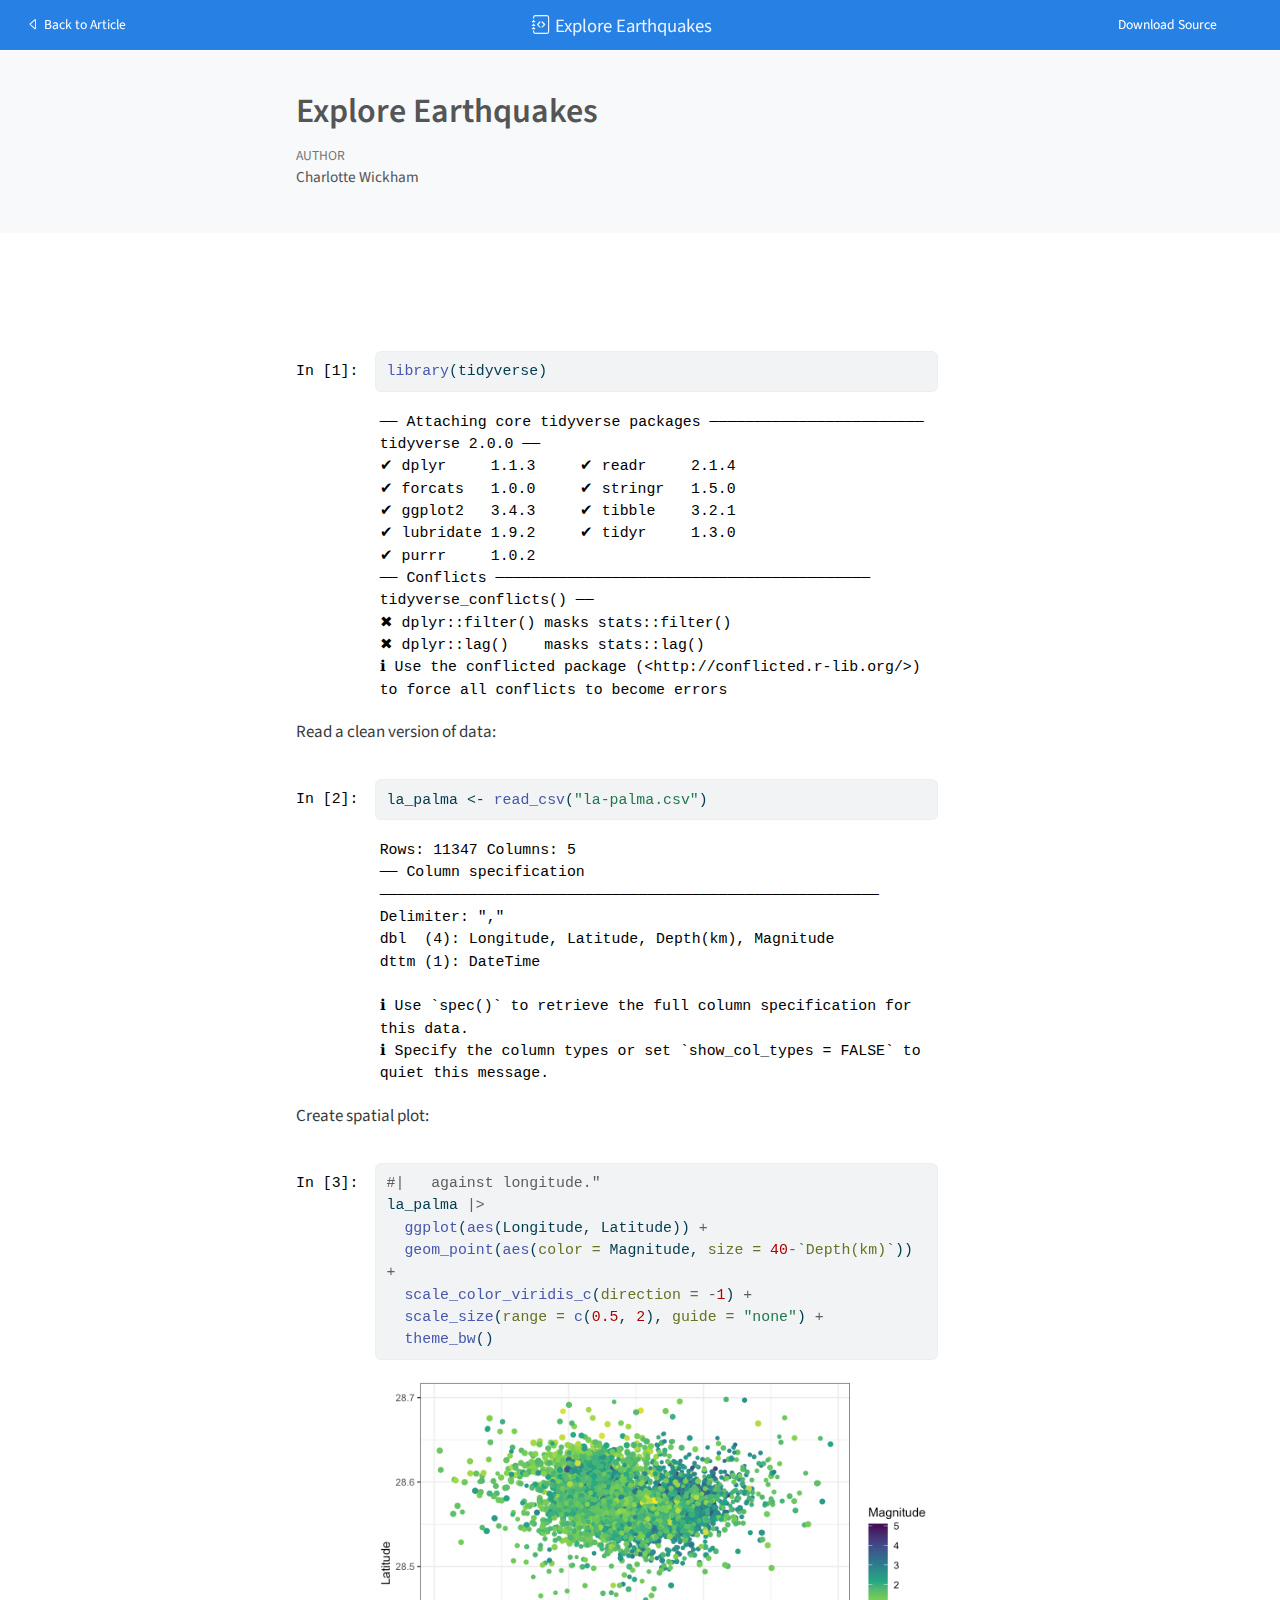
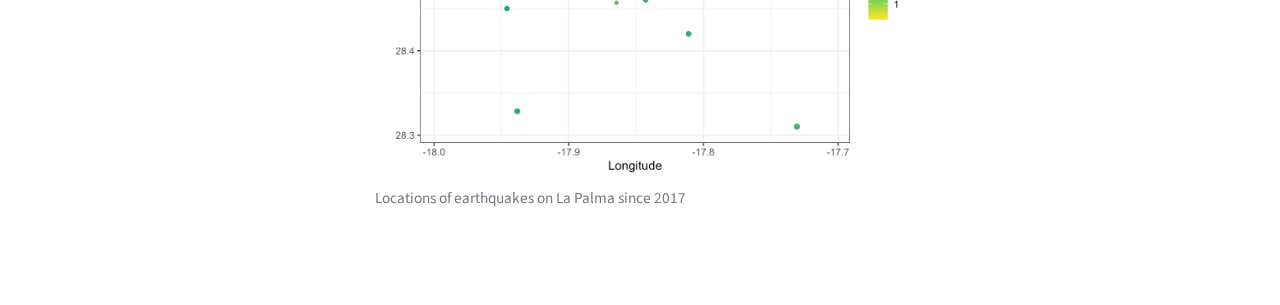
<file: notebooks/explore-earthquakes-preview.html>
<!DOCTYPE html>
<html xmlns="http://www.w3.org/1999/xhtml" lang="en" xml:lang="en"><head>
    <meta charset="utf-8">
    <meta name="generator" content="quarto-1.4.521">

    <meta name="viewport" content="width=device-width, initial-scale=1.0, user-scalable=yes">

    <meta name="author" content="Charlotte Wickham">

    <title>Explore Earthquakes</title>
    <style>
      code{white-space: pre-wrap;}
      span.smallcaps{font-variant: small-caps;}
      div.columns{display: flex; gap: min(4vw, 1.5em);}
      div.column{flex: auto; overflow-x: auto;}
      div.hanging-indent{margin-left: 1.5em; text-indent: -1.5em;}
      ul.task-list{list-style: none;}
      ul.task-list li input[type="checkbox"] {
        width: 0.8em;
        margin: 0 0.8em 0.2em -1em; /* quarto-specific, see https://github.com/quarto-dev/quarto-cli/issues/4556 */ 
        vertical-align: middle;
      }
      /* CSS for syntax highlighting */
      pre > code.sourceCode { white-space: pre; position: relative; }
      pre > code.sourceCode > span { line-height: 1.25; }
      pre > code.sourceCode > span:empty { height: 1.2em; }
      .sourceCode { overflow: visible; }
      code.sourceCode > span { color: inherit; text-decoration: inherit; }
      div.sourceCode { margin: 1em 0; }
      pre.sourceCode { margin: 0; }
      @media screen {
      div.sourceCode { overflow: auto; }
      }
      @media print {
      pre > code.sourceCode { white-space: pre-wrap; }
      pre > code.sourceCode > span { text-indent: -5em; padding-left: 5em; }
      }
      pre.numberSource code
        { counter-reset: source-line 0; }
      pre.numberSource code > span
        { position: relative; left: -4em; counter-increment: source-line; }
      pre.numberSource code > span > a:first-child::before
        { content: counter(source-line);
          position: relative; left: -1em; text-align: right; vertical-align: baseline;
          border: none; display: inline-block;
          -webkit-touch-callout: none; -webkit-user-select: none;
          -khtml-user-select: none; -moz-user-select: none;
          -ms-user-select: none; user-select: none;
          padding: 0 4px; width: 4em;
        }
      pre.numberSource { margin-left: 3em;  padding-left: 4px; }
      div.sourceCode
        {   }
      @media screen {
      pre > code.sourceCode > span > a:first-child::before { text-decoration: underline; }
      }
    </style>

    <style>
      body.hypothesis-enabled #quarto-embed-header {
        padding-right: 36px;
      }

      #quarto-embed-header {
        height: 3em;
        width: 100%;
        display: flex;
        justify-content: space-between;
        align-items: center;
        border-bottom: solid 1px;
      }

      #quarto-embed-header h6 {
        font-size: 1.1em;
        padding-top: 0.6em;
        margin-left: 1em;
        margin-right: 1em;
        font-weight: 400;
      }

      #quarto-embed-header a.quarto-back-link,
      #quarto-embed-header a.quarto-download-embed {
        font-size: 0.8em;
        margin-top: 1em;
        margin-bottom: 1em;
        margin-left: 1em;
        margin-right: 1em;
      }

      .quarto-back-container {
        padding-left: 0.5em;
        display: flex;
      }

      .headroom {
          will-change: transform;
          transition: transform 200ms linear;
      }

      .headroom--pinned {
          transform: translateY(0%);
      }

      .headroom--unpinned {
          transform: translateY(-100%);
      }      
    </style>

    <script>
    window.document.addEventListener("DOMContentLoaded", function () {

      var header = window.document.querySelector("#quarto-embed-header");
      const titleBannerEl = window.document.querySelector("body > #title-block-header");
      if (titleBannerEl) {
        titleBannerEl.style.paddingTop = header.clientHeight + "px";
      }
      const contentEl = window.document.getElementById('quarto-content');
      for (const child of contentEl.children) {
        child.style.paddingTop = header.clientHeight + "px";
        child.style.marginTop = "1em";
      }

      // Use the article root if the `back` call doesn't work. This isn't perfect
      // but should typically work
      window.quartoBackToArticle = () => {
        var currentUrl = window.location.href;
        window.history.back();
        setTimeout(() => {
            // if location was not changed in 100 ms, then there is no history back
            if(currentUrl === window.location.href){              
                // redirect to site root
                window.location.href = "../index.html";
            }
        }, 100);
      }

      const headroom = new window.Headroom(header, {
        tolerance: 5,
        onPin: function () {
        },
        onUnpin: function () {
        },
      });
      headroom.init();
    });
    </script>

    
<script src="../site_libs/manuscript-notebook/headroom.min.js"></script>
<script src="../site_libs/clipboard/clipboard.min.js"></script>
<script src="../site_libs/quarto-html/quarto.js"></script>
<script src="../site_libs/quarto-html/popper.min.js"></script>
<script src="../site_libs/quarto-html/tippy.umd.min.js"></script>
<script src="../site_libs/quarto-html/anchor.min.js"></script>
<link href="../site_libs/quarto-html/tippy.css" rel="stylesheet">
<link href="../site_libs/quarto-html/quarto-syntax-highlighting.css" rel="stylesheet" id="quarto-text-highlighting-styles">
<script src="../site_libs/bootstrap/bootstrap.min.js"></script>
<link href="../site_libs/bootstrap/bootstrap-icons.css" rel="stylesheet">
<link href="../site_libs/bootstrap/bootstrap.min.css" rel="stylesheet" id="quarto-bootstrap" data-mode="light">
<script src="../site_libs/quarto-contrib/glightbox/glightbox.min.js"></script>
<link href="../site_libs/quarto-contrib/glightbox/glightbox.min.css" rel="stylesheet">
<link href="../site_libs/quarto-contrib/glightbox/lightbox.css" rel="stylesheet">
     <script async="" src="https://hypothes.is/embed.js"></script>
<script>
  window.document.addEventListener("DOMContentLoaded", function (_event) {
    document.body.classList.add('hypothesis-enabled');
  });
</script>  
      </head>

  <body class="quarto-notebook">
    <div id="quarto-embed-header" class="headroom fixed-top bg-primary">
      
      <a onclick="window.quartoBackToArticle(); return false;" class="btn btn-primary quarto-back-link" href=""><i class="bi bi-caret-left"></i> Back to Article</a>
      <h6><i class="bi bi-journal-code"></i> Explore Earthquakes</h6>

            <a href="../notebooks/explore-earthquakes.qmd" class="btn btn-primary quarto-download-embed" download="explore-earthquakes.qmd">Download Source</a>
          </div>

     <header id="title-block-header" class="quarto-title-block default toc-left page-columns page-full">
  <div class="quarto-title-banner page-columns page-full">
    <div class="quarto-title column-body">
      <h1 class="title">Explore Earthquakes</h1>
          </div>

    
    <div class="quarto-title-meta-container">
      <div class="quarto-title-meta-column-start">
        
        <div class="quarto-title-meta">

                <div>
            <div class="quarto-title-meta-heading">Author</div>
            <div class="quarto-title-meta-contents">
                        <p>Charlotte Wickham </p>
                      </div>
          </div>
                
          
                
              </div>
      </div>
      <div class="quarto-title-meta-column-end quarto-other-formats-target">
      </div>
    </div>



    <div class="quarto-other-links-text-target">
    </div>  </div>
</header><div id="quarto-content" class="page-columns page-rows-contents page-layout-article toc-left">
<div id="quarto-sidebar-toc-left" class="sidebar toc-left">
  
</div>
<div id="quarto-margin-sidebar" class="sidebar margin-sidebar">
</div>
<main class="content quarto-banner-title-block" id="quarto-document-content">      

     <div class="cell-container"><div class="cell-decorator"><pre>In [1]:</pre></div><div class="cell" data-warning.hidden="true" data-message.hidden="true">
<div class="sourceCode cell-code" id="cb1"><pre class="sourceCode r code-with-copy"><code class="sourceCode r"><span id="cb1-1"><a href="#cb1-1" aria-hidden="true" tabindex="-1"></a><span class="fu">library</span>(tidyverse)</span></code><button title="Copy to Clipboard" class="code-copy-button"><i class="bi"></i></button></pre></div>
<div class="cell-output cell-output-stderr">
<pre><code>── Attaching core tidyverse packages ──────────────────────── tidyverse 2.0.0 ──
✔ dplyr     1.1.3     ✔ readr     2.1.4
✔ forcats   1.0.0     ✔ stringr   1.5.0
✔ ggplot2   3.4.3     ✔ tibble    3.2.1
✔ lubridate 1.9.2     ✔ tidyr     1.3.0
✔ purrr     1.0.2     
── Conflicts ────────────────────────────────────────── tidyverse_conflicts() ──
✖ dplyr::filter() masks stats::filter()
✖ dplyr::lag()    masks stats::lag()
ℹ Use the conflicted package (&lt;http://conflicted.r-lib.org/&gt;) to force all conflicts to become errors</code></pre>
</div>
</div></div>
<p>Read a clean version of data:</p>
<div class="cell-container"><div class="cell-decorator"><pre>In [2]:</pre></div><div class="cell" data-warning.hidden="true" data-message.hidden="true">
<div class="sourceCode cell-code" id="cb3"><pre class="sourceCode r code-with-copy"><code class="sourceCode r"><span id="cb3-1"><a href="#cb3-1" aria-hidden="true" tabindex="-1"></a>la_palma <span class="ot">&lt;-</span> <span class="fu">read_csv</span>(<span class="st">"la-palma.csv"</span>)</span></code><button title="Copy to Clipboard" class="code-copy-button"><i class="bi"></i></button></pre></div>
<div class="cell-output cell-output-stderr">
<pre><code>Rows: 11347 Columns: 5
── Column specification ────────────────────────────────────────────────────────
Delimiter: ","
dbl  (4): Longitude, Latitude, Depth(km), Magnitude
dttm (1): DateTime

ℹ Use `spec()` to retrieve the full column specification for this data.
ℹ Specify the column types or set `show_col_types = FALSE` to quiet this message.</code></pre>
</div>
</div></div>
<p>Create spatial plot:</p>
<div class="cell-container"><div class="cell-decorator"><pre>In [3]:</pre></div><div id="cell-fig-spatial-plot" class="cell" data-warning.hidden="true" data-message.hidden="true">
<div class="sourceCode cell-code" id="cb5"><pre class="sourceCode r code-with-copy"><code class="sourceCode r"><span id="cb5-1"><a href="#cb5-1" aria-hidden="true" tabindex="-1"></a><span class="co">#|   against longitude."</span></span>
<span id="cb5-2"><a href="#cb5-2" aria-hidden="true" tabindex="-1"></a>la_palma <span class="sc">|&gt;</span> </span>
<span id="cb5-3"><a href="#cb5-3" aria-hidden="true" tabindex="-1"></a>  <span class="fu">ggplot</span>(<span class="fu">aes</span>(Longitude, Latitude)) <span class="sc">+</span></span>
<span id="cb5-4"><a href="#cb5-4" aria-hidden="true" tabindex="-1"></a>  <span class="fu">geom_point</span>(<span class="fu">aes</span>(<span class="at">color =</span> Magnitude, <span class="at">size =</span> <span class="dv">40</span><span class="sc">-</span><span class="st">`</span><span class="at">Depth(km)</span><span class="st">`</span>)) <span class="sc">+</span></span>
<span id="cb5-5"><a href="#cb5-5" aria-hidden="true" tabindex="-1"></a>  <span class="fu">scale_color_viridis_c</span>(<span class="at">direction =</span> <span class="sc">-</span><span class="dv">1</span>) <span class="sc">+</span> </span>
<span id="cb5-6"><a href="#cb5-6" aria-hidden="true" tabindex="-1"></a>  <span class="fu">scale_size</span>(<span class="at">range =</span> <span class="fu">c</span>(<span class="fl">0.5</span>, <span class="dv">2</span>), <span class="at">guide =</span> <span class="st">"none"</span>) <span class="sc">+</span></span>
<span id="cb5-7"><a href="#cb5-7" aria-hidden="true" tabindex="-1"></a>  <span class="fu">theme_bw</span>()</span></code><button title="Copy to Clipboard" class="code-copy-button"><i class="bi"></i></button></pre></div>
<div class="cell-output-display">
<div id="fig-spatial-plot" class="quarto-figure quarto-figure-center anchored" width="672" alt="A scatterplot of earthquake locations plotting latitude against longitude.">
<figure class="quarto-float quarto-float-fig figure">
<div aria-describedby="fig-spatial-plot-caption-0ceaefa1-69ba-4598-a22c-09a6ac19f8ca" class="">
<a href="explore-earthquakes_files/figure-html/fig-spatial-plot-1.png" class="lightbox" data-gallery="quarto-lightbox-gallery-1" data-description="Locations of earthquakes on La Palma since 2017"><img src="explore-earthquakes_files/figure-html/fig-spatial-plot-1.png" class="img-fluid figure-img" alt="A scatterplot of earthquake locations plotting latitude against longitude." width="672"></a>
</div>
<figcaption class="quarto-float-caption-bottom quarto-float-caption quarto-float-fig" id="fig-spatial-plot-caption-0ceaefa1-69ba-4598-a22c-09a6ac19f8ca">
Locations of earthquakes on La Palma since 2017
</figcaption>
</figure>
</div>
</div>
</div></div>
     </main>
<!-- /main column -->  <script id="quarto-html-after-body" type="application/javascript">
window.document.addEventListener("DOMContentLoaded", function (event) {
  const toggleBodyColorMode = (bsSheetEl) => {
    const mode = bsSheetEl.getAttribute("data-mode");
    const bodyEl = window.document.querySelector("body");
    if (mode === "dark") {
      bodyEl.classList.add("quarto-dark");
      bodyEl.classList.remove("quarto-light");
    } else {
      bodyEl.classList.add("quarto-light");
      bodyEl.classList.remove("quarto-dark");
    }
  }
  const toggleBodyColorPrimary = () => {
    const bsSheetEl = window.document.querySelector("link#quarto-bootstrap");
    if (bsSheetEl) {
      toggleBodyColorMode(bsSheetEl);
    }
  }
  toggleBodyColorPrimary();  
  const icon = "";
  const anchorJS = new window.AnchorJS();
  anchorJS.options = {
    placement: 'right',
    icon: icon
  };
  anchorJS.add('.anchored');
  const isCodeAnnotation = (el) => {
    for (const clz of el.classList) {
      if (clz.startsWith('code-annotation-')) {                     
        return true;
      }
    }
    return false;
  }
  const clipboard = new window.ClipboardJS('.code-copy-button', {
    text: function(trigger) {
      const codeEl = trigger.previousElementSibling.cloneNode(true);
      for (const childEl of codeEl.children) {
        if (isCodeAnnotation(childEl)) {
          childEl.remove();
        }
      }
      return codeEl.innerText;
    }
  });
  clipboard.on('success', function(e) {
    // button target
    const button = e.trigger;
    // don't keep focus
    button.blur();
    // flash "checked"
    button.classList.add('code-copy-button-checked');
    var currentTitle = button.getAttribute("title");
    button.setAttribute("title", "Copied!");
    let tooltip;
    if (window.bootstrap) {
      button.setAttribute("data-bs-toggle", "tooltip");
      button.setAttribute("data-bs-placement", "left");
      button.setAttribute("data-bs-title", "Copied!");
      tooltip = new bootstrap.Tooltip(button, 
        { trigger: "manual", 
          customClass: "code-copy-button-tooltip",
          offset: [0, -8]});
      tooltip.show();    
    }
    setTimeout(function() {
      if (tooltip) {
        tooltip.hide();
        button.removeAttribute("data-bs-title");
        button.removeAttribute("data-bs-toggle");
        button.removeAttribute("data-bs-placement");
      }
      button.setAttribute("title", currentTitle);
      button.classList.remove('code-copy-button-checked');
    }, 1000);
    // clear code selection
    e.clearSelection();
  });
  function tippyHover(el, contentFn, onTriggerFn, onUntriggerFn) {
    const config = {
      allowHTML: true,
      maxWidth: 500,
      delay: 100,
      arrow: false,
      appendTo: function(el) {
          return el.parentElement;
      },
      interactive: true,
      interactiveBorder: 10,
      theme: 'quarto',
      placement: 'bottom-start',
    };
    if (contentFn) {
      config.content = contentFn;
    }
    if (onTriggerFn) {
      config.onTrigger = onTriggerFn;
    }
    if (onUntriggerFn) {
      config.onUntrigger = onUntriggerFn;
    }
    window.tippy(el, config); 
  }
  const noterefs = window.document.querySelectorAll('a[role="doc-noteref"]');
  for (var i=0; i<noterefs.length; i++) {
    const ref = noterefs[i];
    tippyHover(ref, function() {
      // use id or data attribute instead here
      let href = ref.getAttribute('data-footnote-href') || ref.getAttribute('href');
      try { href = new URL(href).hash; } catch {}
      const id = href.replace(/^#\/?/, "");
      const note = window.document.getElementById(id);
      return note.innerHTML;
    });
  }
  const xrefs = window.document.querySelectorAll('a.quarto-xref');
  const processXRef = (id, note) => {
    // Strip column container classes
    const stripColumnClz = (el) => {
      el.classList.remove("page-full", "page-columns");
      if (el.children) {
        for (const child of el.children) {
          stripColumnClz(child);
        }
      }
    }
    stripColumnClz(note)
    const typesetMath = (el) => {
      if (window.MathJax) {
        // MathJax Typeset
        window.MathJax.typeset([el]);
      } else if (window.katex) {
        // KaTeX Render
        var mathElements = el.getElementsByClassName("math");
        var macros = [];
        for (var i = 0; i < mathElements.length; i++) {
          var texText = mathElements[i].firstChild;
          if (mathElements[i].tagName == "SPAN") {
            window.katex.render(texText.data, mathElements[i], {
              displayMode: mathElements[i].classList.contains('display'),
              throwOnError: false,
              macros: macros,
              fleqn: false
            });
          }
        }
      }
    }
    if (id === null || id.startsWith('sec-')) {
      // Special case sections, only their first couple elements
      const container = document.createElement("div");
      if (note.children && note.children.length > 2) {
        container.appendChild(note.children[0].cloneNode(true));
        for (let i = 1; i < note.children.length; i++) {
          const child = note.children[i];
          if (child.tagName === "P" && child.innerText === "") {
            continue;
          } else {
            container.appendChild(child.cloneNode(true));
            break;
          }
        }
        typesetMath(container);
        return container.innerHTML
      } else {
        typesetMath(note);
        return note.innerHTML;
      }
    } else {
      // Remove any anchor links if they are present
      const anchorLink = note.querySelector('a.anchorjs-link');
      if (anchorLink) {
        anchorLink.remove();
      }
      typesetMath(note);
      return note.innerHTML;
    }
  }
  for (var i=0; i<xrefs.length; i++) {
    const xref = xrefs[i];
    tippyHover(xref, undefined, function(instance) {
      instance.disable();
      let url = xref.getAttribute('href');
      let hash = undefined; 
      if (url.startsWith('#')) {
        hash = url;
      } else {
        try { hash = new URL(url).hash; } catch {}
      }
      if (hash) {
        const id = hash.replace(/^#\/?/, "");
        const note = window.document.getElementById(id);
        if (note !== null) {
          try {
            const html = processXRef(id, note.cloneNode(true));
            instance.setContent(html);
          } finally {
            instance.enable();
            instance.show();
          }
        } else {
          // See if we can fetch this
          fetch(url.split('#')[0])
          .then(res => res.text())
          .then(html => {
            const parser = new DOMParser();
            const htmlDoc = parser.parseFromString(html, "text/html");
            const note = htmlDoc.getElementById(id);
            if (note !== null) {
              const html = processXRef(id, note);
              instance.setContent(html);
            } 
          }).finally(() => {
            instance.enable();
            instance.show();
          });
        }
      } else {
        // See if we can fetch a full url (with no hash to target)
        // This is a special case and we should probably do some content thinning / targeting
        fetch(url)
        .then(res => res.text())
        .then(html => {
          const parser = new DOMParser();
          const htmlDoc = parser.parseFromString(html, "text/html");
          const note = htmlDoc.querySelector('main.content');
          if (note !== null) {
            // This should only happen for chapter cross references
            // (since there is no id in the URL)
            // remove the first header
            if (note.children.length > 0 && note.children[0].tagName === "HEADER") {
              note.children[0].remove();
            }
            const html = processXRef(null, note);
            instance.setContent(html);
          } 
        }).finally(() => {
          instance.enable();
          instance.show();
        });
      }
    }, function(instance) {
    });
  }
      let selectedAnnoteEl;
      const selectorForAnnotation = ( cell, annotation) => {
        let cellAttr = 'data-code-cell="' + cell + '"';
        let lineAttr = 'data-code-annotation="' +  annotation + '"';
        const selector = 'span[' + cellAttr + '][' + lineAttr + ']';
        return selector;
      }
      const selectCodeLines = (annoteEl) => {
        const doc = window.document;
        const targetCell = annoteEl.getAttribute("data-target-cell");
        const targetAnnotation = annoteEl.getAttribute("data-target-annotation");
        const annoteSpan = window.document.querySelector(selectorForAnnotation(targetCell, targetAnnotation));
        const lines = annoteSpan.getAttribute("data-code-lines").split(",");
        const lineIds = lines.map((line) => {
          return targetCell + "-" + line;
        })
        let top = null;
        let height = null;
        let parent = null;
        if (lineIds.length > 0) {
            //compute the position of the single el (top and bottom and make a div)
            const el = window.document.getElementById(lineIds[0]);
            top = el.offsetTop;
            height = el.offsetHeight;
            parent = el.parentElement.parentElement;
          if (lineIds.length > 1) {
            const lastEl = window.document.getElementById(lineIds[lineIds.length - 1]);
            const bottom = lastEl.offsetTop + lastEl.offsetHeight;
            height = bottom - top;
          }
          if (top !== null && height !== null && parent !== null) {
            // cook up a div (if necessary) and position it 
            let div = window.document.getElementById("code-annotation-line-highlight");
            if (div === null) {
              div = window.document.createElement("div");
              div.setAttribute("id", "code-annotation-line-highlight");
              div.style.position = 'absolute';
              parent.appendChild(div);
            }
            div.style.top = top - 2 + "px";
            div.style.height = height + 4 + "px";
            div.style.left = 0;
            let gutterDiv = window.document.getElementById("code-annotation-line-highlight-gutter");
            if (gutterDiv === null) {
              gutterDiv = window.document.createElement("div");
              gutterDiv.setAttribute("id", "code-annotation-line-highlight-gutter");
              gutterDiv.style.position = 'absolute';
              const codeCell = window.document.getElementById(targetCell);
              const gutter = codeCell.querySelector('.code-annotation-gutter');
              gutter.appendChild(gutterDiv);
            }
            gutterDiv.style.top = top - 2 + "px";
            gutterDiv.style.height = height + 4 + "px";
          }
          selectedAnnoteEl = annoteEl;
        }
      };
      const unselectCodeLines = () => {
        const elementsIds = ["code-annotation-line-highlight", "code-annotation-line-highlight-gutter"];
        elementsIds.forEach((elId) => {
          const div = window.document.getElementById(elId);
          if (div) {
            div.remove();
          }
        });
        selectedAnnoteEl = undefined;
      };
        // Handle positioning of the toggle
    window.addEventListener(
      "resize",
      throttle(() => {
        elRect = undefined;
        if (selectedAnnoteEl) {
          selectCodeLines(selectedAnnoteEl);
        }
      }, 10)
    );
    function throttle(fn, ms) {
    let throttle = false;
    let timer;
      return (...args) => {
        if(!throttle) { // first call gets through
            fn.apply(this, args);
            throttle = true;
        } else { // all the others get throttled
            if(timer) clearTimeout(timer); // cancel #2
            timer = setTimeout(() => {
              fn.apply(this, args);
              timer = throttle = false;
            }, ms);
        }
      };
    }
      // Attach click handler to the DT
      const annoteDls = window.document.querySelectorAll('dt[data-target-cell]');
      for (const annoteDlNode of annoteDls) {
        annoteDlNode.addEventListener('click', (event) => {
          const clickedEl = event.target;
          if (clickedEl !== selectedAnnoteEl) {
            unselectCodeLines();
            const activeEl = window.document.querySelector('dt[data-target-cell].code-annotation-active');
            if (activeEl) {
              activeEl.classList.remove('code-annotation-active');
            }
            selectCodeLines(clickedEl);
            clickedEl.classList.add('code-annotation-active');
          } else {
            // Unselect the line
            unselectCodeLines();
            clickedEl.classList.remove('code-annotation-active');
          }
        });
      }
  const findCites = (el) => {
    const parentEl = el.parentElement;
    if (parentEl) {
      const cites = parentEl.dataset.cites;
      if (cites) {
        return {
          el,
          cites: cites.split(' ')
        };
      } else {
        return findCites(el.parentElement)
      }
    } else {
      return undefined;
    }
  };
  var bibliorefs = window.document.querySelectorAll('a[role="doc-biblioref"]');
  for (var i=0; i<bibliorefs.length; i++) {
    const ref = bibliorefs[i];
    const citeInfo = findCites(ref);
    if (citeInfo) {
      tippyHover(citeInfo.el, function() {
        var popup = window.document.createElement('div');
        citeInfo.cites.forEach(function(cite) {
          var citeDiv = window.document.createElement('div');
          citeDiv.classList.add('hanging-indent');
          citeDiv.classList.add('csl-entry');
          var biblioDiv = window.document.getElementById('ref-' + cite);
          if (biblioDiv) {
            citeDiv.innerHTML = biblioDiv.innerHTML;
          }
          popup.appendChild(citeDiv);
        });
        return popup.innerHTML;
      });
    }
  }
});
</script>  </div> <!-- /content -->  <script>var lightboxQuarto = GLightbox({"openEffect":"zoom","closeEffect":"zoom","descPosition":"bottom","selector":".lightbox","loop":false});</script> 
  
</body></html>
</file>
<file: site_libs/quarto-html/tippy.css>
.tippy-box[data-animation=fade][data-state=hidden]{opacity:0}[data-tippy-root]{max-width:calc(100vw - 10px)}.tippy-box{position:relative;background-color:#333;color:#fff;border-radius:4px;font-size:14px;line-height:1.4;white-space:normal;outline:0;transition-property:transform,visibility,opacity}.tippy-box[data-placement^=top]>.tippy-arrow{bottom:0}.tippy-box[data-placement^=top]>.tippy-arrow:before{bottom:-7px;left:0;border-width:8px 8px 0;border-top-color:initial;transform-origin:center top}.tippy-box[data-placement^=bottom]>.tippy-arrow{top:0}.tippy-box[data-placement^=bottom]>.tippy-arrow:before{top:-7px;left:0;border-width:0 8px 8px;border-bottom-color:initial;transform-origin:center bottom}.tippy-box[data-placement^=left]>.tippy-arrow{right:0}.tippy-box[data-placement^=left]>.tippy-arrow:before{border-width:8px 0 8px 8px;border-left-color:initial;right:-7px;transform-origin:center left}.tippy-box[data-placement^=right]>.tippy-arrow{left:0}.tippy-box[data-placement^=right]>.tippy-arrow:before{left:-7px;border-width:8px 8px 8px 0;border-right-color:initial;transform-origin:center right}.tippy-box[data-inertia][data-state=visible]{transition-timing-function:cubic-bezier(.54,1.5,.38,1.11)}.tippy-arrow{width:16px;height:16px;color:#333}.tippy-arrow:before{content:"";position:absolute;border-color:transparent;border-style:solid}.tippy-content{position:relative;padding:5px 9px;z-index:1}
</file>
<file: site_libs/quarto-html/quarto-syntax-highlighting.css>
/* quarto syntax highlight colors */
:root {
  --quarto-hl-ot-color: #003B4F;
  --quarto-hl-at-color: #657422;
  --quarto-hl-ss-color: #20794D;
  --quarto-hl-an-color: #5E5E5E;
  --quarto-hl-fu-color: #4758AB;
  --quarto-hl-st-color: #20794D;
  --quarto-hl-cf-color: #003B4F;
  --quarto-hl-op-color: #5E5E5E;
  --quarto-hl-er-color: #AD0000;
  --quarto-hl-bn-color: #AD0000;
  --quarto-hl-al-color: #AD0000;
  --quarto-hl-va-color: #111111;
  --quarto-hl-bu-color: inherit;
  --quarto-hl-ex-color: inherit;
  --quarto-hl-pp-color: #AD0000;
  --quarto-hl-in-color: #5E5E5E;
  --quarto-hl-vs-color: #20794D;
  --quarto-hl-wa-color: #5E5E5E;
  --quarto-hl-do-color: #5E5E5E;
  --quarto-hl-im-color: #00769E;
  --quarto-hl-ch-color: #20794D;
  --quarto-hl-dt-color: #AD0000;
  --quarto-hl-fl-color: #AD0000;
  --quarto-hl-co-color: #5E5E5E;
  --quarto-hl-cv-color: #5E5E5E;
  --quarto-hl-cn-color: #8f5902;
  --quarto-hl-sc-color: #5E5E5E;
  --quarto-hl-dv-color: #AD0000;
  --quarto-hl-kw-color: #003B4F;
}

/* other quarto variables */
:root {
  --quarto-font-monospace: SFMono-Regular, Menlo, Monaco, Consolas, "Liberation Mono", "Courier New", monospace;
}

pre > code.sourceCode > span {
  color: #003B4F;
}

code span {
  color: #003B4F;
}

code.sourceCode > span {
  color: #003B4F;
}

div.sourceCode,
div.sourceCode pre.sourceCode {
  color: #003B4F;
}

code span.ot {
  color: #003B4F;
  font-style: inherit;
}

code span.at {
  color: #657422;
  font-style: inherit;
}

code span.ss {
  color: #20794D;
  font-style: inherit;
}

code span.an {
  color: #5E5E5E;
  font-style: inherit;
}

code span.fu {
  color: #4758AB;
  font-style: inherit;
}

code span.st {
  color: #20794D;
  font-style: inherit;
}

code span.cf {
  color: #003B4F;
  font-style: inherit;
}

code span.op {
  color: #5E5E5E;
  font-style: inherit;
}

code span.er {
  color: #AD0000;
  font-style: inherit;
}

code span.bn {
  color: #AD0000;
  font-style: inherit;
}

code span.al {
  color: #AD0000;
  font-style: inherit;
}

code span.va {
  color: #111111;
  font-style: inherit;
}

code span.bu {
  font-style: inherit;
}

code span.ex {
  font-style: inherit;
}

code span.pp {
  color: #AD0000;
  font-style: inherit;
}

code span.in {
  color: #5E5E5E;
  font-style: inherit;
}

code span.vs {
  color: #20794D;
  font-style: inherit;
}

code span.wa {
  color: #5E5E5E;
  font-style: italic;
}

code span.do {
  color: #5E5E5E;
  font-style: italic;
}

code span.im {
  color: #00769E;
  font-style: inherit;
}

code span.ch {
  color: #20794D;
  font-style: inherit;
}

code span.dt {
  color: #AD0000;
  font-style: inherit;
}

code span.fl {
  color: #AD0000;
  font-style: inherit;
}

code span.co {
  color: #5E5E5E;
  font-style: inherit;
}

code span.cv {
  color: #5E5E5E;
  font-style: italic;
}

code span.cn {
  color: #8f5902;
  font-style: inherit;
}

code span.sc {
  color: #5E5E5E;
  font-style: inherit;
}

code span.dv {
  color: #AD0000;
  font-style: inherit;
}

code span.kw {
  color: #003B4F;
  font-style: inherit;
}

.prevent-inlining {
  content: "</";
}

/*# sourceMappingURL=debc5d5d77c3f9108843748ff7464032.css.map */
</file>
